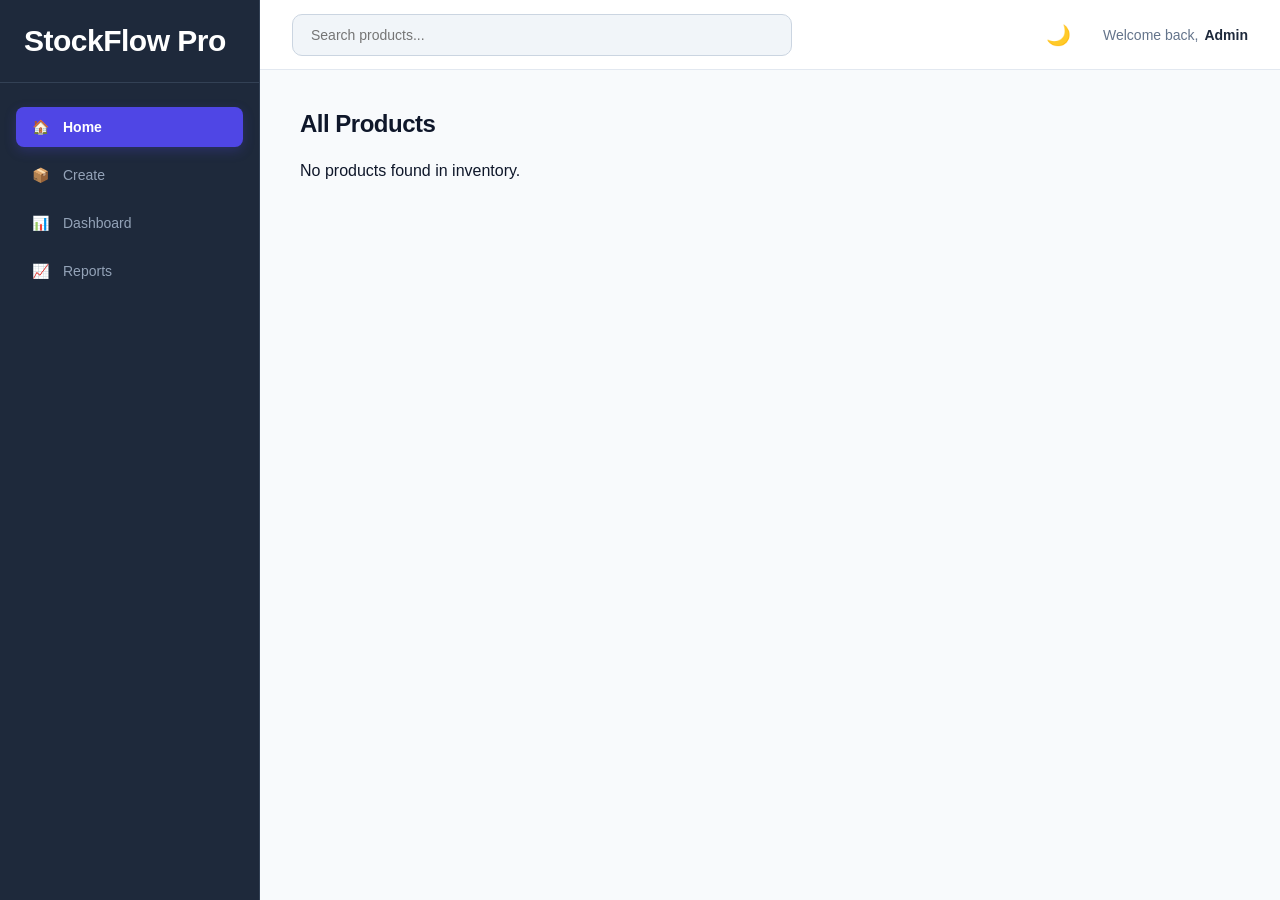
<file: index.html>
<!DOCTYPE html>
<html lang="en">

<head>
    <meta charset="UTF-8">
    <meta name="viewport" content="width=device-width, initial-scale=1.0">
    <title>StockFlow Pro</title>
    <link rel="stylesheet" href="./assets/css/styles.css">
    <link rel="stylesheet" href="./assets/css/form.css">
</head>

<body>
    <!-- 1. APP WRAPPER (The Layout Root) -->
    <div class="app-layout">

        <!-- 2. SIDEBAR COMPONENT -->
        <aside class="sidebar">
            <div class="sidebar__brand">
                <h2 class="sidebar__title">StockFlow Pro</h2>
            </div>

            <nav class="sidebar__nav">
                <ul class="sidebar__menu">
                    <li class="sidebar__item">
                        <a href="index.html" class="sidebar__link sidebar__link--active">
                            <span class="sidebar__icon">🏠</span> Home
                        </a>
                    </li>
                    <li class="sidebar__item">
                        <a href="form.html" class="sidebar__link">
                            <span class="sidebar__icon">📦</span> Create
                        </a>
                    </li>
                  
                    <li class="sidebar__item">
                        <a href="dashboard.html" class="sidebar__link">
                            <span class="sidebar__icon">📊</span> Dashboard
                        </a>
                    </li>
                    <li class="sidebar__item">
                        <a href="#" class="sidebar__link">
                            <span class="sidebar__icon">📈</span> Reports
                        </a>
                    </li>
                </ul>
            </nav>
        </aside>

        <!-- 3. MAIN WORKSPACE VIEW -->
        <div class="main-viewport">

            <!-- 4. TOP UTILITY HEADER -->
            <header class="top-bar">
                <div class="top-bar__search-box">
                    <!-- Added an explicit label for accessibility (hidden visually but readable by screen readers) -->
                    <label Improvement for="searchBar" class="sr-only">Search products</label>
                    <input type="search" id="searchBar" class="top-bar__search-input" placeholder="Search products...">
                </div>

                <div class="top-bar__actions">
                    <button id="darkModeToggle" class="top-bar__btn-toggle" aria-label="Toggle dark mode">🌙</button>

                    <div class="user-badge">
                        <span class="user-badge__greeting">Welcome back,</span>
                        <strong class="user-badge__name">Admin</strong>
                    </div>
                </div>
            </header>

            <!-- 5. DYNAMIC CONTENT CONTAINER -->
            <main id="content-area" class="content-view">
                <!-- Single wrapper inside main makes managing grid/flex spacing for dashboard cards incredibly easy -->
                <div class="content-view__container">
                    <h1 class="content-view__title">Welcome to StockFlow Pro</h1>
                    <!-- Dynamic views will mount here -->
                </div>
            </main>


        </div>
    </div>

    <!-- Dialog moved outside app-layout for proper stacking context -->
    <dialog id="product-modal" class="product-modal">
        <div class="product-modal__content">
            <header class="product-modal__header">
                <h2 id="modal-title">Product Details</h2>
                <button id="modal-close-btn" class="btn-close" aria-label="Close dialog">&times;</button>
            </header>
            <div id="modal-body" class="product-modal__body">
                <!-- Content injected here -->
            </div>
        </div>
    </dialog>
    <dialog id="sell-form-modal" class="product-modal">
        <div class="product-modal__content">
            <header class="product-modal__header">
                <h2 id="sell-modal-title">Sell Product</h2>
                <button id="sell-modal-close-btn" class="btn-close" aria-label="Close dialog">&times;</button>
            </header>
            <div id="sell-modal-body" class="product-modal__body">
                <div class="product-details">

                </div>
                <div class="user-feedback">

                </div>
                <form id="sellProductForm" class="sell-form">
                    <div class="form-group">
                        <label for="productQuantity" class="form-label">Product Quantity</label>
                        <input type="number" id="productQuantity" name="productQuantity" class="form-input" required>
                    </div>
                    <div class="form-group">
                        <label for="productReceiver" class="form-label">Receiver</label>
                        <input type="text" id="productReceiver" name="productReceiver" class="form-input" required>
                    </div>
                    <button type="submit" class="form-btn">sell Product</button>
                </form>
            </div>
        </div>
    </dialog>
    <dialog id="restock__dialog" class="product-modal">
        <div class="product-modal__content">
            <header class="product-modal__header">
                <h2 id="restock-modal-title">Sell Product</h2>
                <button id="restock-modal-close-btn" class="btn-close" aria-label="Close dialog">&times;</button>
            </header>
            <div id="restock-modal-body" class="product-modal__body">
                <div class="modal-detail-grid">
                    <div class="productDetail">

                    </div>
                    <div class="user-feedback">

                    </div>
                    <form id="refillStock" class="refill-form">
                        <div class="form-group">
                            <label for="productQuantity" class="form-label">Product Quantity</label>
                            <input type="number" id="quantityAdd" name="productQuantity" class="form-input">
                        </div>
                        <button type="submit" class="form-btn">refill Product</button>
                    </form>

                </div>
            </div>
        </div>
    </dialog>
    <script type="module" src="./js/data.js"></script>
    <script type="module" src="./js/ui.js"></script>
</body>

</html>
</file>
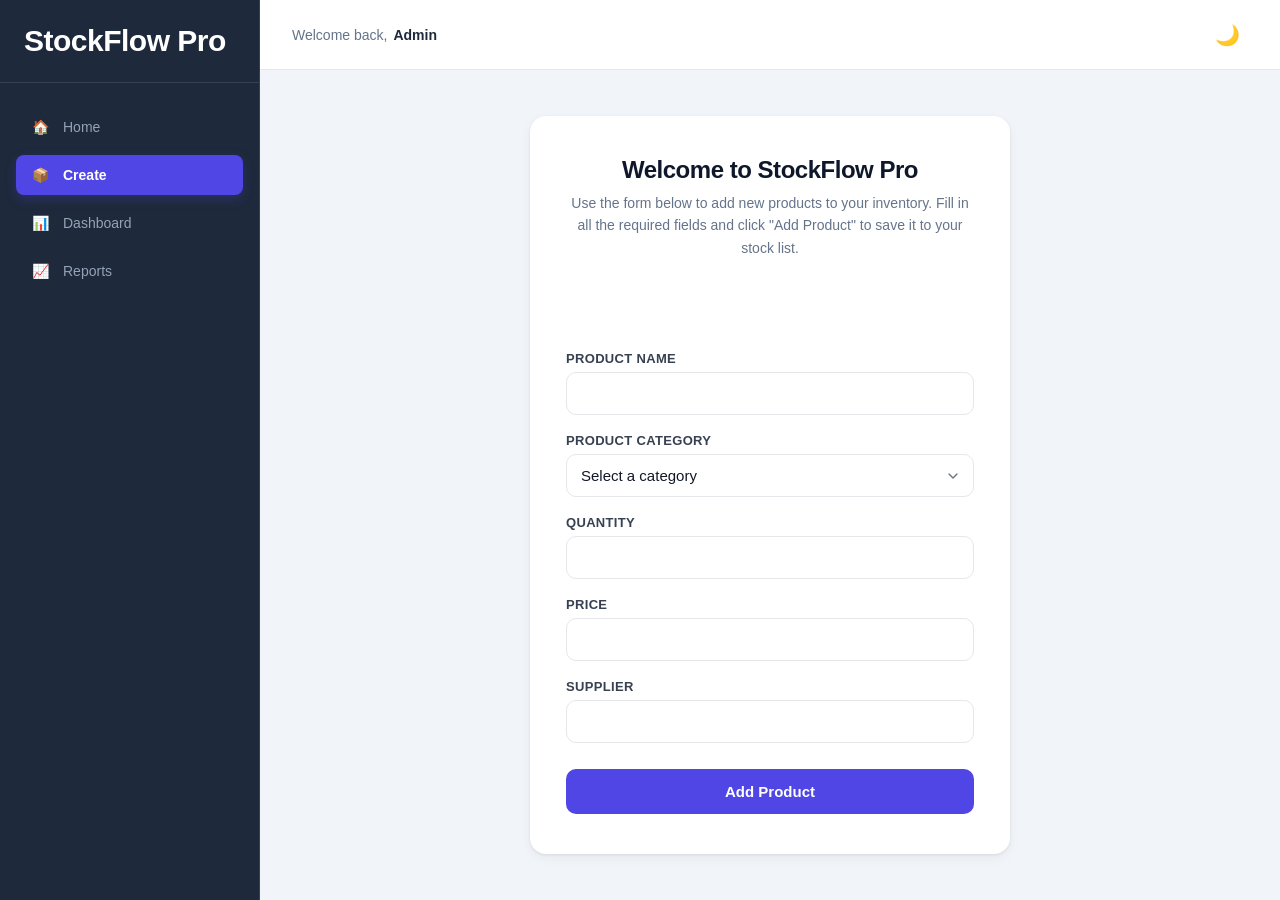
<file: form.html>
<!DOCTYPE html>
<html lang="en">

<head>
    <meta charset="UTF-8">
    <meta name="viewport" content="width=device-width, initial-scale=1.0">
    <title>StockFlow Pro</title>
    <link rel="stylesheet" href="./assets/css/styles.css">
    <link rel="stylesheet" href="./assets/css/form.css">
</head>

<body>
    <div class="app-layout">
        <aside class="sidebar">
            <div class="sidebar__brand">
                <h2 class="sidebar__title">StockFlow Pro</h2>
            </div>

            <nav class="sidebar__nav">
                <ul class="sidebar__menu">
                    <li class="sidebar__item">
                        <a href="index.html" class="sidebar__link sidebar__link--active">
                            <span class="sidebar__icon">🏠</span> Home
                        </a>
                    </li>
                    <li class="sidebar__item">
                        <a href="form.html" class="sidebar__link">
                            <span class="sidebar__icon">📦</span> Create
                        </a>
                    </li>
                    <li class="sidebar__item">
                        <a href="dashboard.html" class="sidebar__link">
                            <span class="sidebar__icon">📊</span> Dashboard
                        </a>
                    </li>
                    <li class="sidebar__item">
                        <a href="#" class="sidebar__link">
                            <span class="sidebar__icon">📈</span> Reports
                        </a>
                    </li>
                </ul>
            </nav>
        </aside>
           <div class="main-viewport">

            <!-- 4. TOP UTILITY HEADER -->
            <header class="top-bar">
               

                <div class="top-bar__actions">
                    

                    <div class="user-badge">
                        <span class="user-badge__greeting">Welcome back,</span>
                        <strong class="user-badge__name">Admin</strong>
                    </div>
                </div>
                <button id="darkModeToggle" class="top-bar__btn-toggle" aria-label="Toggle dark mode">🌙</button>
            </header>

            <!-- 5. DYNAMIC CONTENT CONTAINER -->
            <main id="form-content" class="form-content">
                <!-- Single wrapper inside main makes managing grid/flex spacing for dashboard cards incredibly easy -->
                <div class="form-container">
                    <h1 class="form-container__title">Welcome to StockFlow Pro</h1>
                    <p class="form-container__description">Use the form below to add new products to your inventory. Fill in all the required fields and click "Add Product" to save it to your stock list.</p>
                    <div class="user-feedback">
                        
                    </div>
                    <form id="productForm" class="product-form" >
                        <div class="form-group">
                            <label for="productName" class="form-label">Product Name</label>
                            <input type="text" id="productName" name="productName" class="form-input" required>
                        </div>
                        <div class="form-group">
                            <label for="productCategory" class="form-label">Product Category</label>
                            <select id = "productCategory" name="productCategory" class="form-input" required>
                                <option value="">Select a category</option>
                                <option value="electronics">Electronics</option>
                                <option value="sports">Sports</option>
                                <option value="furniture">Furniture</option>
                                <option value="books">Books</option>
                            </select>
                        </div>
                        <div class="form-group">
                            <label for="productQuantity" class="form-label">Quantity</label>
                            <input type="number" id="productQuantity" name="productQuantity" class="form-input" required min="0">       
                        </div>
                        <div class="form-group">
                            <label for = "productPrice" class="form-label" >Price</label>
                            <input type="number" id="productPrice" name="productPrice" class="form-input" required min="0" step="0.01">
                        </div>
                        <div class="form-group">
                            <label for="productSupplier" class="form-label">Supplier</label>
                            <input type="text" id="productSupplier" name="productSupplier" class="form-input" required>
                        </div>
                        <button type="submit" class="form-btn">Add Product</button>
                    </form>
                </div>
            </main>
            

        </div>
    </div>
    <script type="module" src="./js/data.js"></script>
    <script type="module" src="./js/form.js"></script>
</body>
</html>
</file>
<file: assets/css/styles.css>
/* ==========================================================================
   1. GLOBAL RESETS & BASE STYLES
   ========================================================================== */
*,
*::before,
*::after {
    margin: 0;
    padding: 0;
    box-sizing: border-box;
}

body {
    font-family: -apple-system, BlinkMacSystemFont, "Segoe UI", Roboto, Helvetica, Arial, sans-serif;
    height: 100vh;
    overflow: hidden;
    background-color: #f8fafc;
    color: #0f172a;
    -webkit-font-smoothing: antialiased;
}

/* ==========================================================================
   2. APP LAYOUT
   ========================================================================== */
.app-layout {
    display: flex;
    width: 100vw;
    height: 100vh;
}

.main-viewport {
    flex: 1;
    display: flex;
    flex-direction: column;
    height: 100%;
}

/* ==========================================================================
   3. SIDEBAR
   ========================================================================== */
.sidebar {
    background-color: #1e293b;
    width: 260px;
    height: 100vh;
    flex-shrink: 0;
    display: flex;
    flex-direction: column;
    border-right: 1px solid #334155;
}

.sidebar__brand {
    color: #ffffff;
    font-size: 20px;
    font-weight: 700;
    padding: 24px;
    letter-spacing: -0.5px;
    border-bottom: 1px solid #334155;
    display: flex;
    align-items: center;
    gap: 12px;
}

.sidebar__nav {
    flex: 1;
    padding: 24px 16px;
}

.sidebar__menu {
    list-style: none;
    display: flex;
    flex-direction: column;
    gap: 8px;
}

.sidebar__link {
    display: flex;
    align-items: center;
    gap: 14px;
    color: #94a3b8;
    text-decoration: none;
    padding: 12px 16px;
    border-radius: 8px;
    font-size: 14px;
    font-weight: 500;
    transition: all 0.2s cubic-bezier(0.4, 0, 0.2, 1);
}

.sidebar__link:hover {
    background-color: #273549;
    color: #f8fafc;
}

.sidebar__link--active {
    background-color: #4f46e5;
    color: #ffffff;
    font-weight: 600;
    box-shadow: 0 4px 12px rgba(79, 70, 229, 0.25);
}

/* ==========================================================================
   4. TOP BAR
   ========================================================================== */
.top-bar {
    height: 70px;
    padding: 0 32px;
    display: flex;
    justify-content: space-between;
    align-items: center;
    border-bottom: 1px solid #e2e8f0;
    background-color: #ffffff;
    flex-shrink: 0;
}

.top-bar__search-box {
    display: flex;
    align-items: center;
    flex: 1;
    max-width: 500px;
}

.top-bar__search-input {
    width: 100%;
    padding: 12px 18px;
    font-size: 14px;
    border: 1px solid #cbd5e1;
    border-radius: 10px;
    background-color: #f1f5f9;
    color: #1e293b;
    outline: none;
    transition: all 0.2s ease;
}

.top-bar__search-input:focus {
    background-color: #ffffff;
    border-color: #4f46e5;
    box-shadow: 0 0 0 4px rgba(79, 70, 229, 0.15);
}

.top-bar__actions {
    display: flex;
    align-items: center;
    gap: 24px;
}

.top-bar__btn-toggle {
    background: none;
    border: none;
    font-size: 20px;
    cursor: pointer;
    padding: 8px;
    border-radius: 50%;
    display: flex;
    align-items: center;
    justify-content: center;
    color: #475569;
    transition: all 0.2s ease;
}

.top-bar__btn-toggle:hover {
    background-color: #f1f5f9;
    color: #0f172a;
}

.user-badge {
    display: flex;
    align-items: center;
    gap: 6px;
    font-size: 14px;
}

.user-badge__greeting {
    color: #64748b;
}

.user-badge__name {
    color: #1e293b;
    font-weight: 600;
}

/* ==========================================================================
   5. CONTENT AREA
   ========================================================================== */
.content-view {
    flex: 1;
    padding: 40px;
    overflow-y: auto;
}

.content-view__title {
    font-size: 24px;
    font-weight: 700;
    color: #0f172a;
    margin-bottom: 24px;
    letter-spacing: -0.5px;
}

/* ==========================================================================
   6. TABLE
   ========================================================================== */
.table-responsive {
    width: 100%;
    overflow-x: auto;
    background-color: #ffffff;
    border: 1px solid #e2e8f0;
    border-radius: 12px;
    box-shadow: 0 4px 6px -1px rgba(0, 0, 0, 0.05);
}

.inventory-table {
    width: 100%;
    border-collapse: collapse;
    text-align: left;
    font-size: 14px;
    min-width: 700px;
}

.inventory-table thead tr {
    background-color: #f8fafc;
    border-bottom: 1px solid #e2e8f0;
}

.inventory-table th {
    padding: 16px 24px;
    font-weight: 600;
    color: #475569;
    text-transform: uppercase;
    font-size: 12px;
    letter-spacing: 0.5px;
}

.inventory-table__row {
    border-bottom: 1px solid #f1f5f9;
    background-color: #ffffff;
    transition: background-color 0.2s cubic-bezier(0.4, 0, 0.2, 1);
}

.inventory-table__row:hover {
    background-color: #f8fafcc5;
    cursor: pointer;
}

.inventory-table__row:last-child {
    border-bottom: none;
}

.inventory-table__row--alert {
    background-color: #fff7ed;
}

.inventory-table__row--alert:hover {
    background-color: #ffedd5;
}

.inventory-table__cell {
    padding: 16px 24px;
    color: #334155;
    vertical-align: middle;
}

/* ==========================================================================
   7. BADGES
   ========================================================================== */
.badge {
    display: inline-flex;
    align-items: center;
    justify-content: center;
    padding: 6px 14px;
    border-radius: 9999px;
    font-size: 12px;
    font-weight: 600;
    line-height: 1.2;
    text-align: center;
    letter-spacing: 0.3px;
}

.badge--success {
    background-color: #dcfce7;
    color: #166534;
}

.badge--danger {
    background-color: #fee2e2;
    color: #991b1b;
}

/* ==========================================================================
   8. BUTTONS
   ========================================================================== */
.btn {
    display: inline-flex;
    align-items: center;
    justify-content: center;
    padding: 10px 20px;
    border: none;
    border-radius: 8px;
    font-size: 0.875rem;
    font-weight: 600;
    cursor: pointer;
    transition: all 0.2s ease;
    min-width: 80px;
}

.btn:hover {
    transform: translateY(-1px);
}

.btn:active {
    transform: translateY(0);
}

.btn--sm {
    padding: 0.25rem 0.75rem;
    font-size: 0.875rem;
}

.btn--primary {
    background: #4f46e5;
    color: #ffffff;
}

.btn--primary:hover {
    background: #4338ca;
    box-shadow: 0 4px 12px rgba(79, 70, 229, 0.3);
}

.btn--danger {
    background: #ef4444;
    color: #ffffff;
}

.btn--danger:hover {
    background: #dc2626;
    box-shadow: 0 4px 12px rgba(239, 68, 68, 0.3);
}

.btn--sell {
    background-color: #10b981;
    color: white;
}

.btn--edit {
    background-color: #6366f1;
    color: white;
}

/* ==========================================================================
   9. ACTION CELL
   ========================================================================== */
.action-cell {
    display: flex;
    gap: 0.5rem;
}

/* ==========================================================================
   10. USER FEEDBACK
   ========================================================================== */
.user-feedback {
    margin-bottom: 20px;
    min-height: 44px;
}

.user-feedback p {
    margin: 0;
    padding: 12px 16px;
    border-radius: 10px;
    font-size: 0.875rem;
    font-weight: 500;
    display: flex;
    align-items: center;
    gap: 8px;
    animation: feedback-slide 0.3s ease;
}

.user-feedback--error {
    background: #fee2e2;
    color: #991b1b;
    border: 1px solid #fecaca;
}

.user-feedback--error::before {
    content: '⚠';
    font-size: 1rem;
}

.user-feedback--success {
    background: #dcfce7;
    color: #166534;
    border: 1px solid #bbf7d0;
}

.user-feedback--success::before {
    content: '✓';
    font-size: 1rem;
    font-weight: 700;
}
/* ==========================================================================
   9. ANALYTICS METRIC CHARTS LAYOUT
   ========================================================================== */
.dashboard-analytics {
    display: grid;
    grid-template-columns: repeat(auto-fit, minmax(340px, 1fr));
    gap: 32px;
    width: 100%;
    margin-top: 24px;
}

.analytics-card {
    background-color: #ffffff;
    border: 1px solid #e2e8f0;
    border-radius: 12px;
    padding: 24px;
    box-shadow: 0 4px 6px -1px rgba(0, 0, 0, 0.05);
}

.analytics-card__title {
    font-size: 16px;
    font-weight: 600;
    color: #1e293b;
    margin-bottom: 20px;
}

/* CRITICAL FOR CHART.JS: Chart.js requires a relative wrapper with a fixed 
   height to resize gracefully without expanding infinitely down the page */
.analytics-card__chart-wrapper {
    position: relative;
    height: 260px; 
    width: 100%;
}

@keyframes feedback-slide {
    from {
        opacity: 0;
        transform: translateY(-8px);
    }
    to {
        opacity: 1;
        transform: translateY(0);
    }
}

/* ==========================================================================
   11. MODAL
   ========================================================================== */
.product-modal::backdrop {
    background: rgba(15, 23, 42, 0.6);
    backdrop-filter: blur(4px);
}

.product-modal {
    position: fixed;
    inset: 0;
    margin: auto;
    padding: 0;
    border: none;
    border-radius: 16px;
    box-shadow: 0 25px 50px -12px rgba(0, 0, 0, 0.25), 0 0 0 1px rgba(255, 255, 255, 0.1);
    background: #ffffff;
    max-width: 520px;
    width: 90%;
    max-height: 85vh;
    overflow: hidden;
    animation: modal-enter 0.3s cubic-bezier(0.16, 1, 0.3, 1);
}

@keyframes modal-enter {
    from {
        opacity: 0;
        transform: scale(0.96) translateY(10px);
    }
    to {
        opacity: 1;
        transform: scale(1) translateY(0);
    }
}

.product-modal__content {
    display: flex;
    flex-direction: column;
    max-height: 85vh;
}

.product-modal__header {
    display: flex;
    align-items: center;
    justify-content: space-between;
    padding: 20px 24px;
    border-bottom: 1px solid #e2e8f0;
    background: #f8fafc;
    border-radius: 16px 16px 0 0;
}

.product-modal__header h2 {
    margin: 0;
    font-size: 1.25rem;
    font-weight: 600;
    color: #0f172a;
    letter-spacing: -0.025em;
}

.btn-close {
    display: flex;
    align-items: center;
    justify-content: center;
    width: 32px;
    height: 32px;
    border: none;
    border-radius: 8px;
    background: transparent;
    color: #64748b;
    font-size: 1.5rem;
    line-height: 1;
    cursor: pointer;
    transition: all 0.2s ease;
}

.btn-close:hover {
    background: #e2e8f0;
    color: #0f172a;
}

.btn-close:active {
    transform: scale(0.95);
}

.product-modal__body {
    padding: 24px;
    overflow-y: auto;
}

.modal-detail-grid {
    display: grid;
    gap: 16px;
}

.modal-detail-grid p {
    display: flex;
    align-items: baseline;
    margin: 0;
    font-size: 0.9375rem;
    line-height: 1.5;
    color: #334155;
}

.modal-detail-grid strong {
    min-width: 100px;
    color: #64748b;
    font-weight: 500;
    font-size: 0.875rem;
    text-transform: uppercase;
    letter-spacing: 0.025em;
}

.modal-detail-grid span {
    flex: 1;
    word-break: break-word;
}

.modal-detail-grid .text-muted {
    color: #94a3b8;
    font-family: 'SF Mono', Monaco, monospace;
    font-size: 0.8125rem;
}

.modal-buttons {
    display: flex;
    gap: 12px;
    margin-top: 20px;
    padding-top: 16px;
    border-top: 1px solid #e2e8f0;
}

/* ==========================================================================
   12. UTILITIES
   ========================================================================== */
.font-medium {
    font-weight: 500;
    color: #0f172a;
}

.font-bold {
    font-weight: 700;
}

.text-muted {
    color: #64748b;
}

.text-indigo {
    color: #4f46e5;
}

.sr-only {
    position: absolute;
    width: 1px;
    height: 1px;
    padding: 0;
    margin: -1px;
    overflow: hidden;
    clip: rect(0, 0, 0, 0);
    white-space: nowrap;
    border-width: 0;
}

/* ==========================================================================
   13. ACCESSIBILITY
   ========================================================================== */
@media (prefers-reduced-motion: reduce) {
    .product-modal {
        animation: none;
    }
    
    .product-modal::backdrop {
        backdrop-filter: none;
    }
}
</file>
<file: assets/css/form.css>
/* ============================================
   FORM CONTENT - Centers in remaining viewport
   ============================================ */

.form-content {
    flex: 1;
    display: flex;
    align-items: center;
    justify-content: center;
    padding: 32px 24px;
    background: #f1f5f9;
}

.main-viewport {
        overflow-y: auto;

}

/* ============================================
   FORM CONTAINER - Modern Card
   ============================================ */

.form-container {
    width: 100%;
    max-width: 480px;
    background: #ffffff;
    border-radius: 16px;
    padding: 40px 36px;
    box-shadow: 
        0 1px 3px rgba(0, 0, 0, 0.08),
        0 4px 12px rgba(0, 0, 0, 0.05);
}

.form-container__title {
    margin: 0 0 8px 0;
    font-size: 1.5rem;
    font-weight: 700;
    color: #0f172a;
    text-align: center;
    letter-spacing: -0.02em;
}

.form-container__description {
    margin: 0 0 28px 0;
    font-size: 0.875rem;
    line-height: 1.6;
    color: #64748b;
    text-align: center;
}

/* ============================================
   FORM FIELDS
   ============================================ */

.product-form {
    display: flex;
    flex-direction: column;
    gap: 18px;
}

.form-group {
    display: flex;
    flex-direction: column;
    gap: 6px;
}

.form-label {
    font-size: 0.8125rem;
    font-weight: 600;
    color: #374151;
    text-transform: uppercase;
    letter-spacing: 0.025em;
}

.form-input {
    padding: 12px 14px;
    border: 1.5px solid #e5e7eb;
    border-radius: 10px;
    font-size: 0.9375rem;
    color: #111827;
    background: #ffffff;
    transition: all 0.2s ease;
    outline: none;
    width: 100%;
    box-sizing: border-box;
}

.form-input:hover {
    border-color: #d1d5db;
}

.form-input:focus {
    border-color: #4f46e5;
    box-shadow: 0 0 0 3px rgba(79, 70, 229, 0.12);
}

.form-input::placeholder {
    color: #9ca3af;
}

/* Select dropdown */
select.form-input {
    cursor: pointer;
    appearance: none;
    background-image: url("data:image/svg+xml,%3Csvg xmlns='http://www.w3.org/2000/svg' width='16' height='16' viewBox='0 0 24 24' fill='none' stroke='%236b7280' stroke-width='2' stroke-linecap='round' stroke-linejoin='round'%3E%3Cpolyline points='6 9 12 15 18 9'%3E%3C/polyline%3E%3C/svg%3E");
    background-repeat: no-repeat;
    background-position: right 12px center;
    padding-right: 40px;
}

/* Remove number spinners */
input[type="number"].form-input::-webkit-inner-spin-button,
input[type="number"].form-input::-webkit-outer-spin-button {
    -webkit-appearance: none;
    margin: 0;
}

/* ============================================
   SUBMIT BUTTON
   ============================================ */

.form-btn {
    margin-top: 8px;
    padding: 14px 24px;
    border: none;
    border-radius: 10px;
    background: #4f46e5;
    color: #ffffff;
    font-size: 0.9375rem;
    font-weight: 600;
    cursor: pointer;
    transition: all 0.2s ease;
    width: 100%;
}

.form-btn:hover {
    background: #4338ca;
    transform: translateY(-1px);
    box-shadow: 0 4px 14px rgba(79, 70, 229, 0.35);
}

.form-btn:active {
    transform: translateY(0);
}
/* ============================================
   USER FEEDBACK MESSAGES
   ============================================ */

.user-feedback {
    margin-bottom: 20px;
    min-height: 44px; /* Prevents layout shift when message appears */
}

.user-feedback p {
    margin: 0;
    padding: 12px 16px;
    border-radius: 10px;
    font-size: 0.875rem;
    font-weight: 500;
    display: flex;
    align-items: center;
    gap: 8px;
    animation: feedback-slide 0.3s ease;
}

@keyframes feedback-slide {
    from {
        opacity: 0;
        transform: translateY(-8px);
    }
    to {
        opacity: 1;
        transform: translateY(0);
    }
}

/* Error state */
.user-feedback .error {
    background: #fee2e2;
    color: #991b1b;
    border: 1px solid #fecaca;
}

.user-feedback .error::before {
    content: '⚠';
    font-size: 1rem;
}

/* Success state */
.user-feedback .success {
    background: #dcfce7;
    color: #166534;
    border: 1px solid #bbf7d0;
}

.user-feedback .success::before {
    content: '✓';
    font-size: 1rem;
    font-weight: 700;
}

/* ============================================
   RESPONSIVE
   ============================================ */

@media (max-width: 768px) {
    .form-content {
        padding: 20px 16px;
    }

    .form-container {
        padding: 28px 24px;
        border-radius: 12px;
    }

    .form-container__title {
        font-size: 1.25rem;
    }
}
</file>
